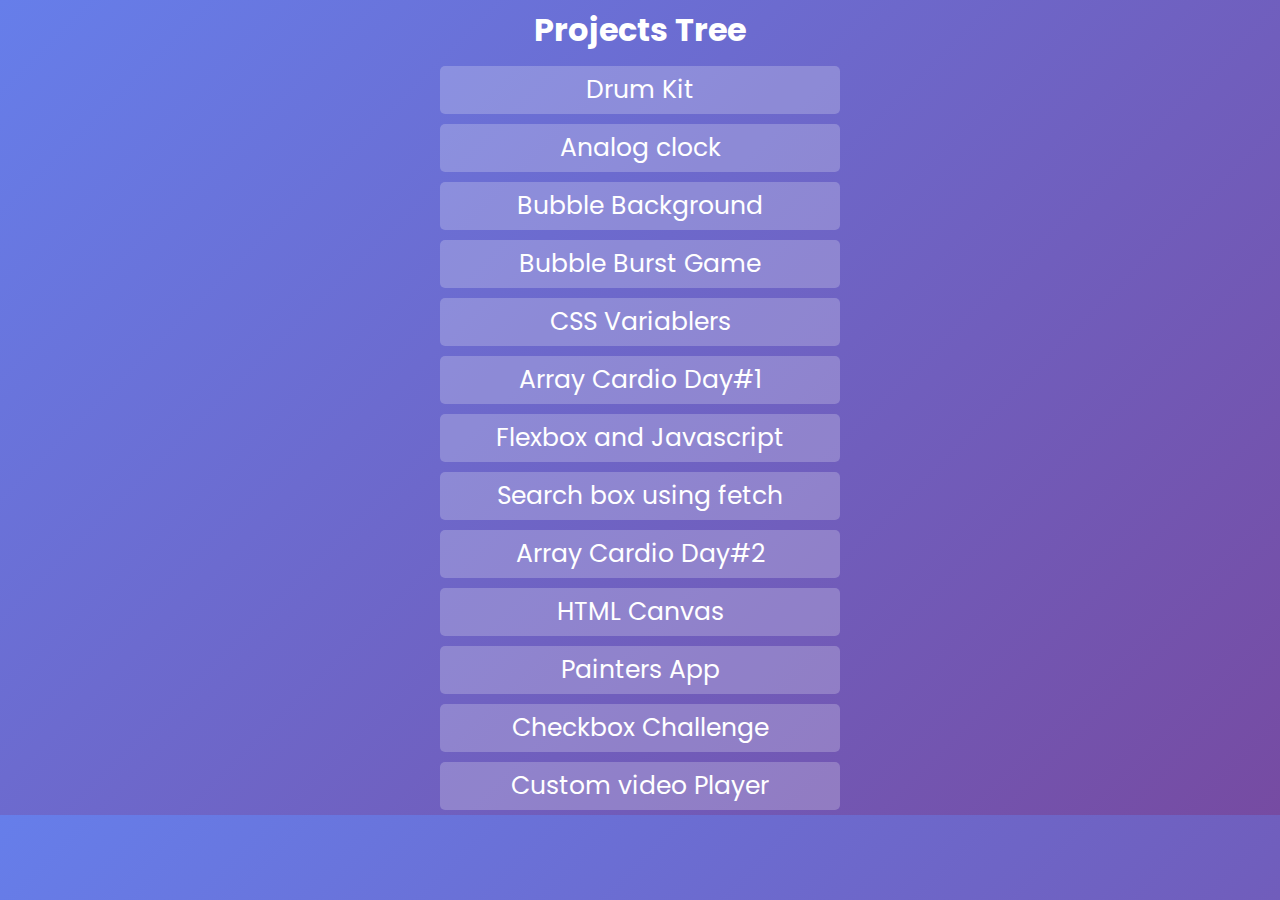
<file: index.html>
<!DOCTYPE html>
<html lang="en">
  <head>
    <meta charset="UTF-8" />
    <meta http-equiv="X-UA-Compatible" content="IE=edge" />
    <meta name="viewport" content="width=device-width, initial-scale=1.0" />
    <title>My Js projects</title>

    <!-- css -->
    <link rel="stylesheet" href="index.css" />

    <!-- favicon -->
    <link rel="shortcut icon" href="favicon.ico" type="image/x-icon" />

    <!-- poppins font -->
    <link rel="preconnect" href="https://fonts.googleapis.com" />
    <link rel="preconnect" href="https://fonts.gstatic.com" crossorigin />
    <link
      href="https://fonts.googleapis.com/css2?family=Poppins&display=swap"
      rel="stylesheet"
    />
  </head>
  <body>
    <h1>Projects Tree</h1>
    <ul>
      <a href="Drum Kit Starting Files/index.html" target="_blank"
        ><li>Drum Kit</li></a
      >
      <a href="Clock/clock.html" target="_blank"><li>Analog clock</li></a>
      <a href="Bubble background/index.html" target="_blank"
        ><li>Bubble Background</li></a
      >
      <a href="Bubble Burst Game/index.html" target="_blank"
        ><li>Bubble Burst Game</li></a
      >
      <a href="Css Variables/index.html" target="_blank"
        ><li>CSS Variablers</li></a
      >
      <a href="Array Cardio day1/index.html" target="_blank"
        ><li>Array Cardio Day#1</li></a
      >
      <a href="Flexbox and Javascript/index.html" target="_blank"
        ><li>Flexbox and Javascript</li></a
      >
      <a href="Ajax type ahead with fetch()/index.html" target="_blank"
        ><li>Search box using fetch</li></a
      >
      <a href="Array Cardio day2/index.html" target="_blank"
        ><li>Array Cardio Day#2</li></a
      >
      <a href="HTML Canvas/index.html" target="_blank"><li>HTML Canvas</li></a>
      <a href="Paint Tool/paint.html" target="_blank"><li>Painters App</li></a>
      <a href="Checkbox Challenge/index.html" target="_blank"><li>Checkbox Challenge</li></a>
      <a href="Custom Video player/index.html" target="_blank"><li>Custom video Player</li></a>
    </ul>
  </body>
</html>
</file>
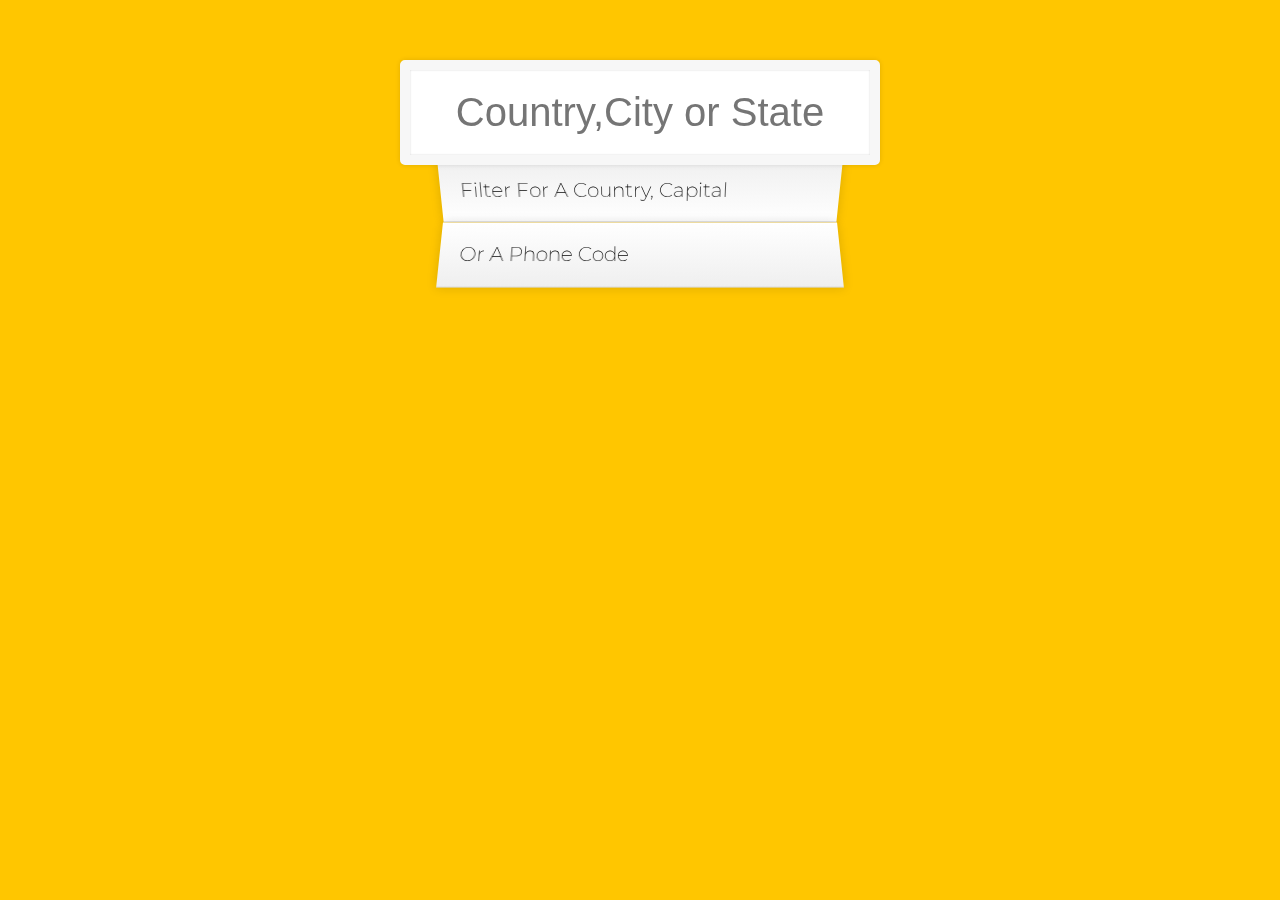
<file: Ajax type ahead with fetch()/index.html>
<!DOCTYPE html>
<html lang="en">
<head>
    <meta charset="UTF-8">
    <meta http-equiv="X-UA-Compatible" content="IE=edge">
    <meta name="viewport" content="width=device-width, initial-scale=1.0">
    <title>Ajax with fetch()</title>

    <link rel="stylesheet" href="index.css">
</head>
<body>
    <form class="search-form">
        <input type="text" class="search" placeholder="Country,City or State">
        <ul class="suggestions">
            <li>Filter for a country, capital</li>
            <li>or a phone code</li>
        </ul>
    </form>
    <script src="index.js"></script>
</body>
</html>
</file>
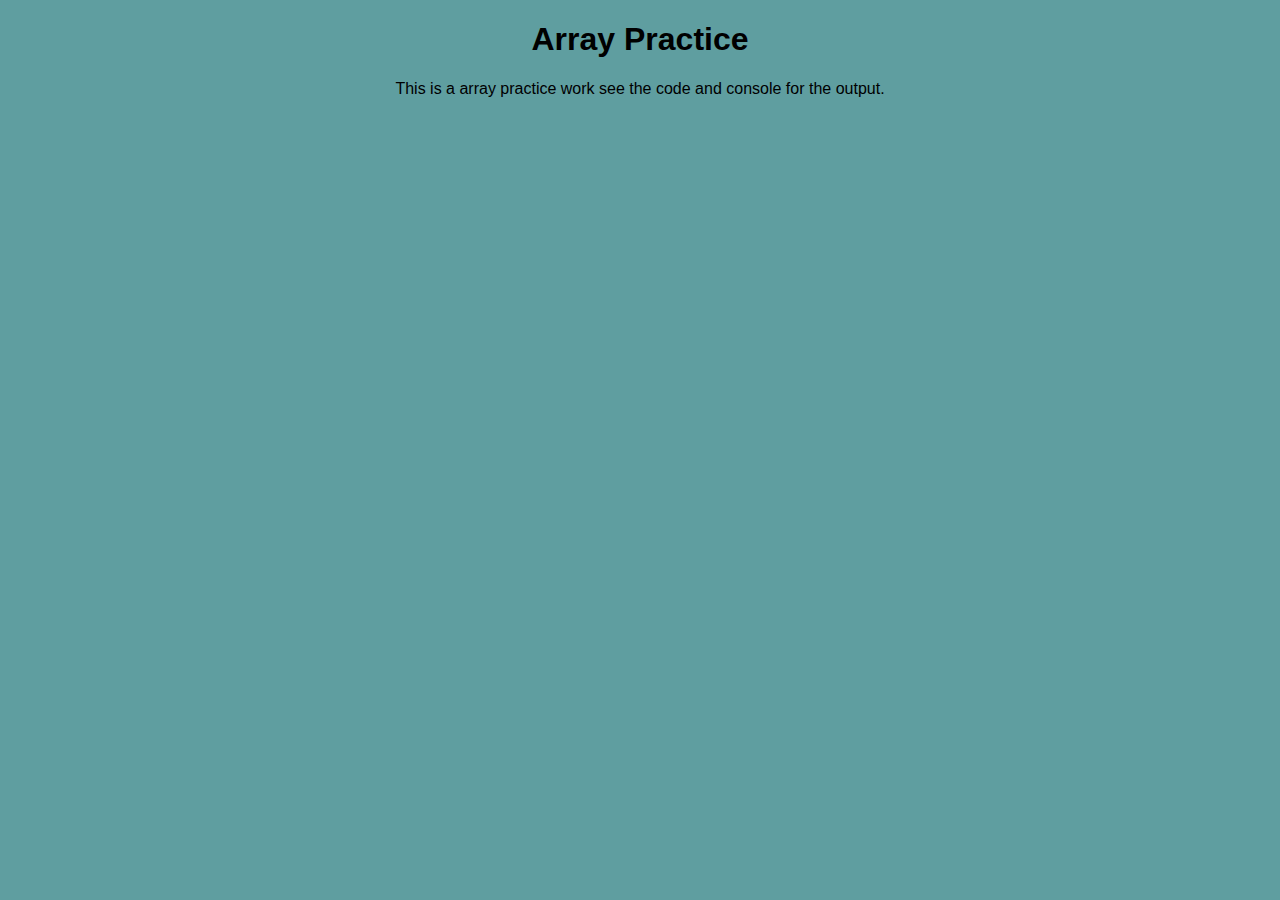
<file: Array Cardio day1/index.html>
<!DOCTYPE html>
<html lang="en">
<head>
    <meta charset="UTF-8">
    <meta http-equiv="X-UA-Compatible" content="IE=edge">
    <meta name="viewport" content="width=device-width, initial-scale=1.0">
    <title>Array cardio</title>
    <style>
        body{
            background: cadetblue;
            text-align: center;
            font-family:'Segoe UI', Tahoma, Geneva, Verdana, sans-serif;
        }
    </style>
</head>
<body>
    <h1>Array Practice</h1>
    <p>This is a array practice work see the code and console for the output.</p>
    <script src="array.js"></script>
</body>
</html>
</file>
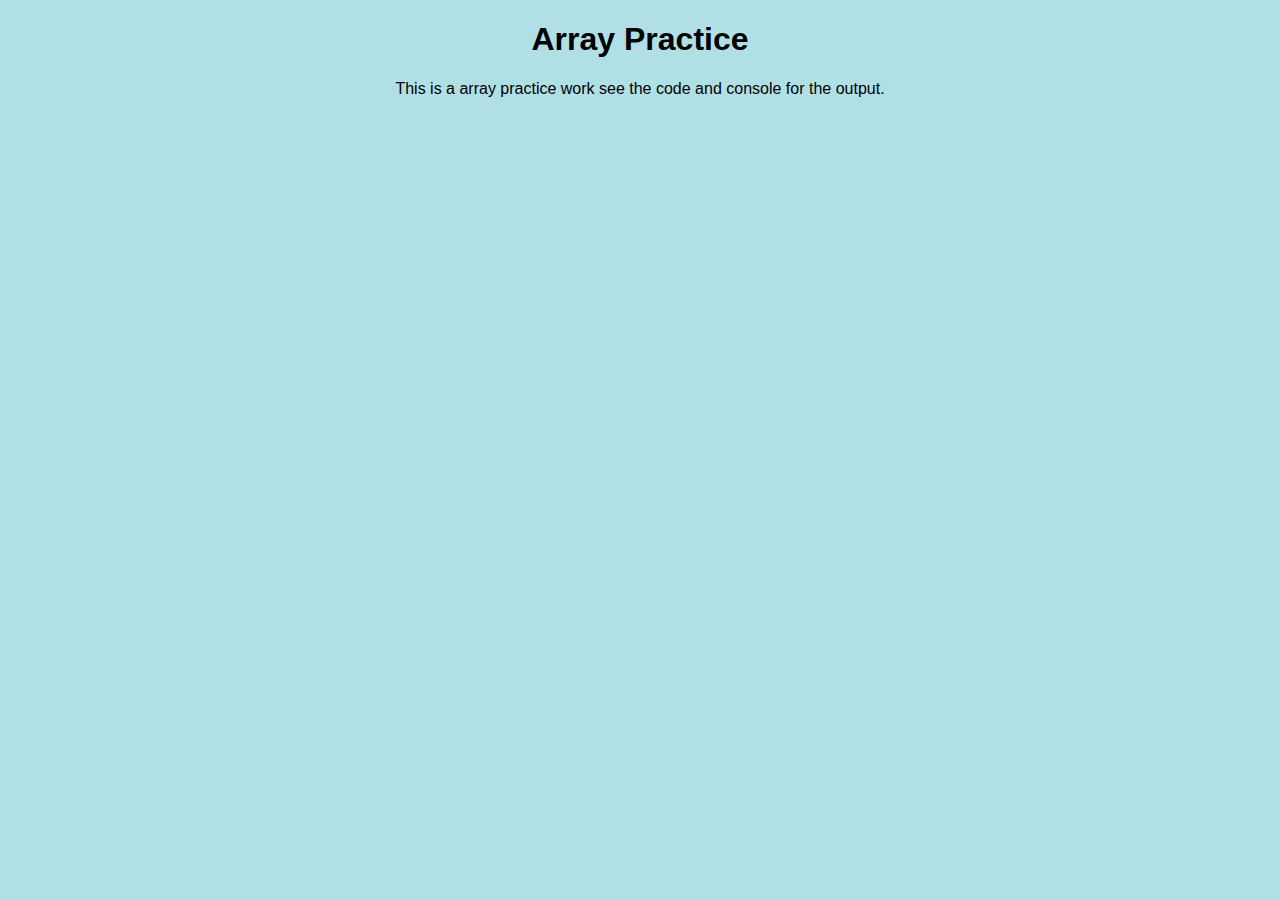
<file: Array Cardio day2/index.html>
<!DOCTYPE html>
<html lang="en">
<head>
    <meta charset="UTF-8">
    <meta http-equiv="X-UA-Compatible" content="IE=edge">
    <meta name="viewport" content="width=device-width, initial-scale=1.0">
    <title>Array cardio</title>
    <style>
        body{
            background: powderblue;
            text-align: center;
            font-family:'Segoe UI', Tahoma, Geneva, Verdana, sans-serif;
        }
    </style>
</head>
<body>
    <h1>Array Practice</h1>
    <p>This is a array practice work see the code and console for the output.</p>
    <script src="array2.js"></script>
</body>
</html>
</file>
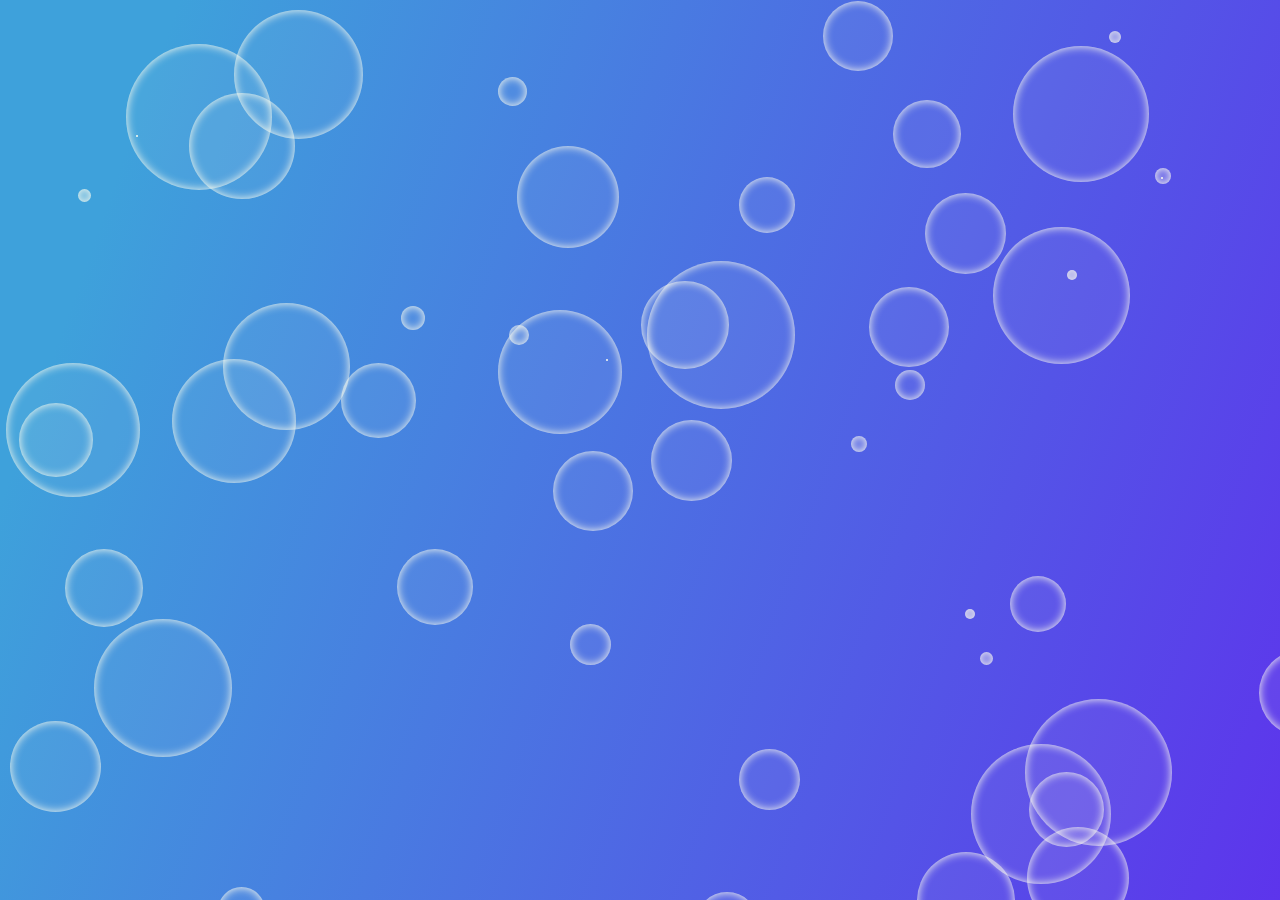
<file: Bubble background/index.html>
<!DOCTYPE html>
<html lang="en">
  <head>
    <meta charset="UTF-8" />
    <meta http-equiv="X-UA-Compatible" content="IE=edge" />
    <meta name="viewport" content="width=device-width, initial-scale=1.0" />
    <title>Floating Bubbles</title>

    <!-- css -->
    <link rel="stylesheet" href="index.css" />
  </head>
  <body>
    <div class="main">
      <div class="bubContainer">
        <div class="bub" id="bub1"></div>
        <div class="bub" id="bub2"></div>
        <div class="bub" id="bub3"></div>
        <div class="bub" id="bub4"></div>
        <div class="bub" id="bub5"></div>
        <div class="bub" id="bub6"></div>
        <div class="bub" id="bub7"></div>
        <div class="bub" id="bub8"></div>
        <div class="bub" id="bub9"></div>
        <div class="bub" id="bub10"></div>
        <div class="bub" id="bub11"></div>
        <div class="bub" id="bub12"></div>
        <div class="bub" id="bub13"></div>
        <div class="bub" id="bub14"></div>
        <div class="bub" id="bub15"></div>
        <div class="bub" id="bub16"></div>
        <div class="bub" id="bub17"></div>
        <div class="bub" id="bub18"></div>
        <div class="bub" id="bub19"></div>
        <div class="bub" id="bub20"></div>
        <div class="bub" id="bub21"></div>
        <div class="bub" id="bub22"></div>
        <div class="bub" id="bub23"></div>
        <div class="bub" id="bub24"></div>
        <div class="bub" id="bub25"></div>
      </div>
      <div class="bubContainer2">
        <div class="bub" id="secBub1"></div>
        <div class="bub" id="secBub2"></div>
        <div class="bub" id="secBub3"></div>
        <div class="bub" id="secBub4"></div>
        <div class="bub" id="secBub5"></div>
        <div class="bub" id="secBub6"></div>
        <div class="bub" id="secBub7"></div>
        <div class="bub" id="secBub8"></div>
        <div class="bub" id="secBub9"></div>
        <div class="bub" id="secBub10"></div>
        <div class="bub" id="secBub11"></div>
        <div class="bub" id="secBub12"></div>
        <div class="bub" id="secBub13"></div>
        <div class="bub" id="secBub14"></div>
        <div class="bub" id="secBub15"></div>
        <div class="bub" id="secBub16"></div>
        <div class="bub" id="secBub17"></div>
        <div class="bub" id="secBub18"></div>
        <div class="bub" id="secBub19"></div>
        <div class="bub" id="secBub20"></div>
        <div class="bub" id="secBub21"></div>
        <div class="bub" id="secBub22"></div>
        <div class="bub" id="secBub23"></div>
        <div class="bub" id="secBub24"></div>
        <div class="bub" id="secBub25"></div>
      </div>
    </div>
    <!-- javascript -->
    <script src="index.js"></script>
  </body>
</html>
</file>
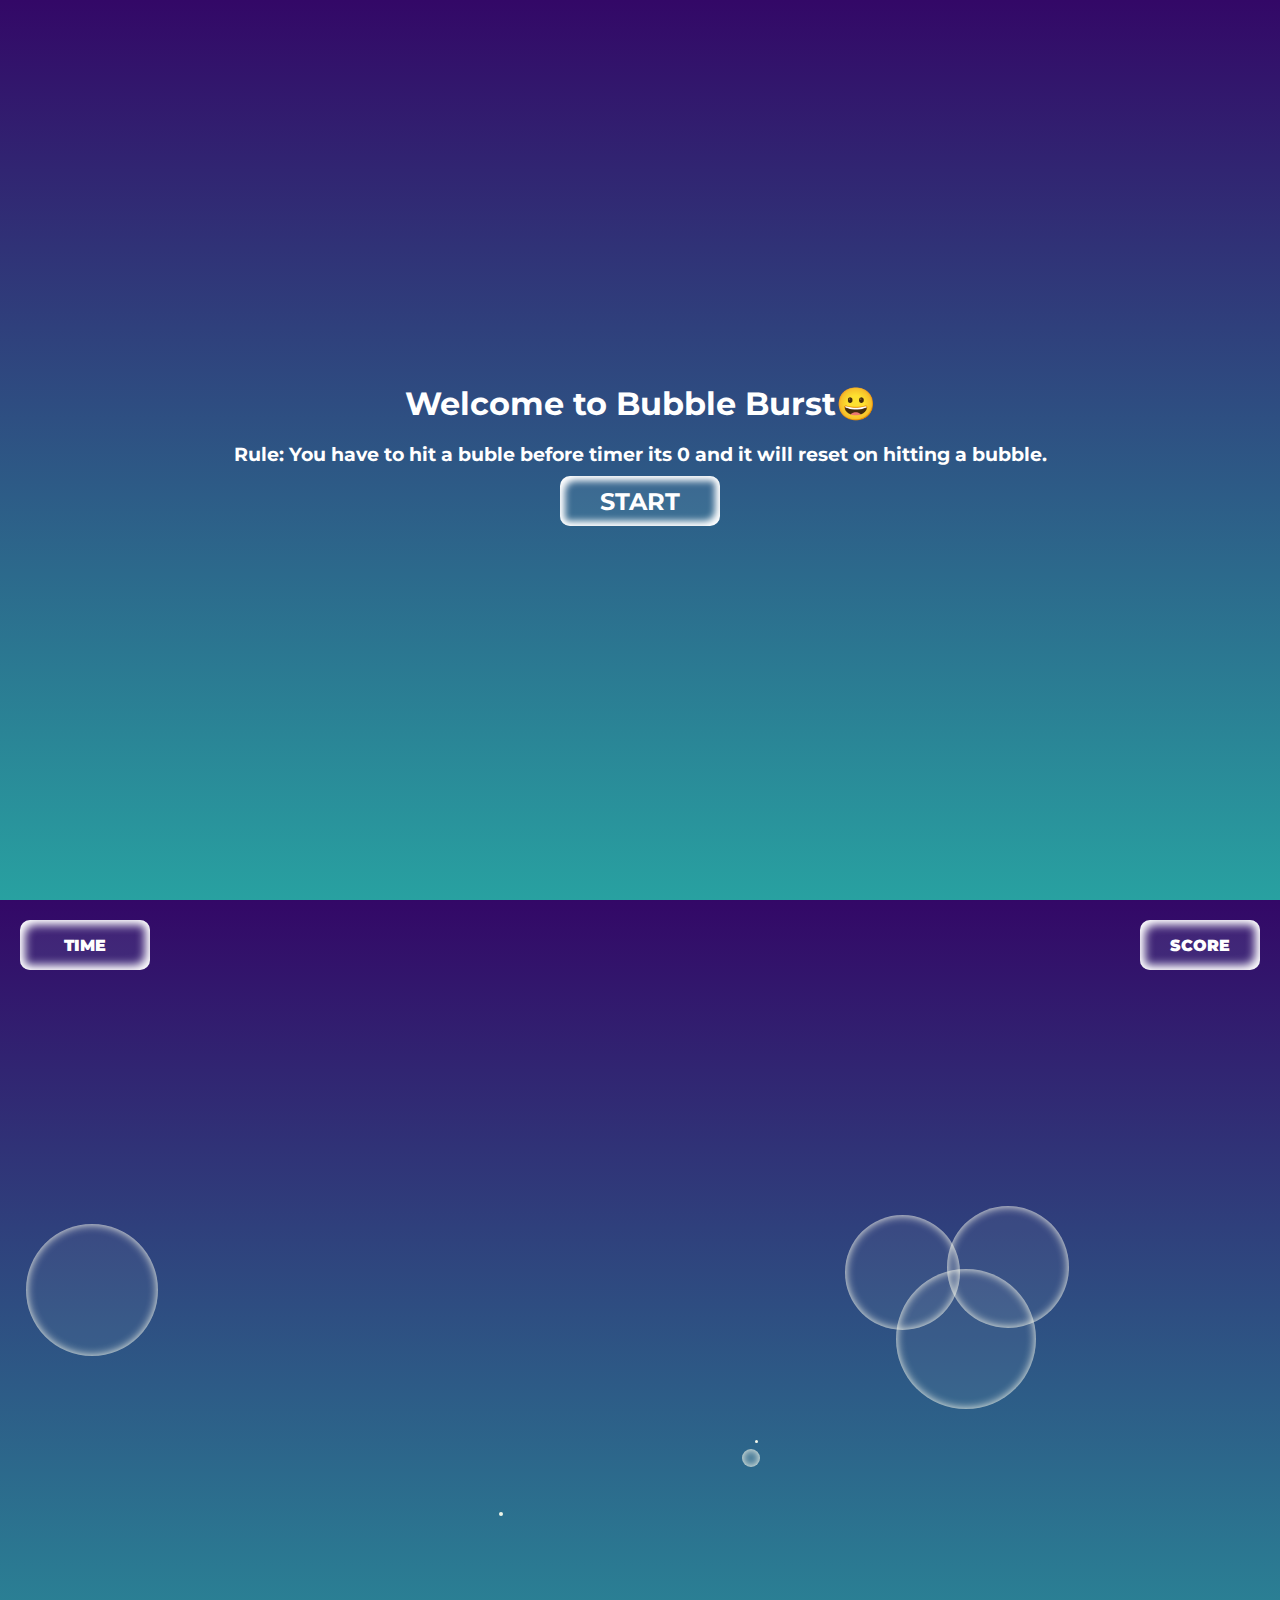
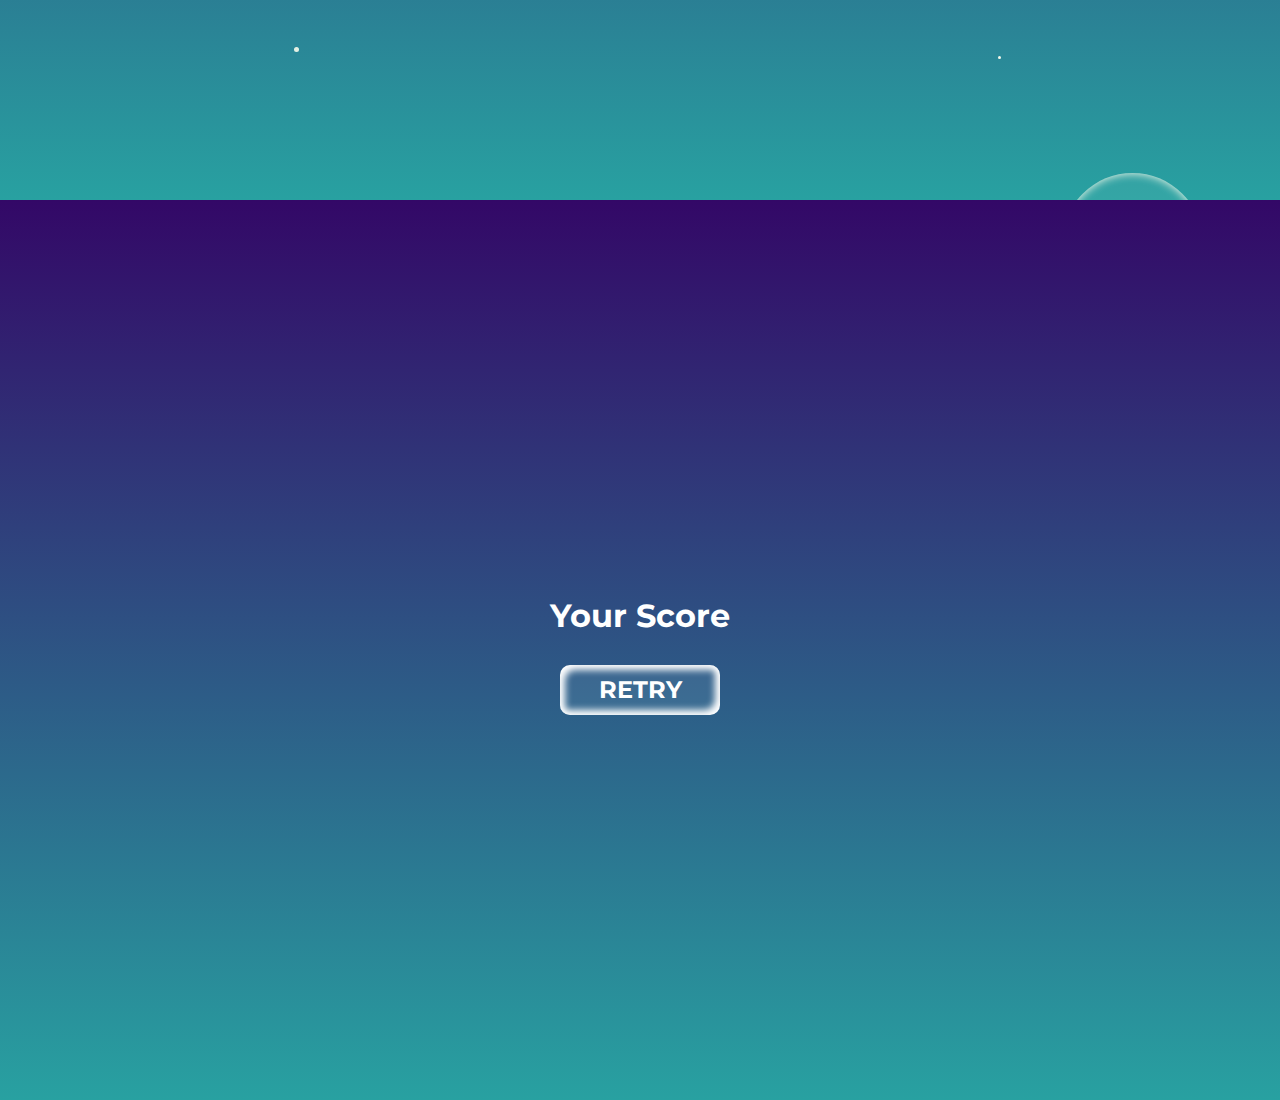
<file: Bubble Burst Game/index.html>
<!DOCTYPE html>
<html lang="en">
<head>
    <meta charset="UTF-8">
    <meta http-equiv="X-UA-Compatible" content="IE=edge">
    <meta name="viewport" content="width=device-width, initial-scale=1.0">
    <title>Bubble Burst</title>

    <!-- favicon -->
    <link rel="icon" href="favicon.ico">

    <!-- Montserrat font -->
    <link rel="preconnect" href="https://fonts.googleapis.com">
    <link rel="preconnect" href="https://fonts.gstatic.com" crossorigin>
    <link href="https://fonts.googleapis.com/css2?family=Montserrat&display=swap" rel="stylesheet">

    <!-- css -->
    <link rel="stylesheet" href="index.css">
</head>
<body>
    <!-- start page -->
    <div id="start">
        <h1>Welcome to Bubble Burst😀</h1>
        <h3>Rule: You have to hit a buble before timer its 0 and it will reset on hitting a bubble.</h3>
        <button id="startButton" onclick="start()">START</button>
    </div>

    <!-- main page -->
    <div id="main">
        <div id="time">TIME</div>
        <div class="bubContainer">
            <div class="bub" id="bub1"></div>
            <div class="bub" id="bub2"></div>
            <div class="bub" id="bub3"></div>
            <div class="bub" id="bub4"></div>
            <div class="bub" id="bub5"></div>
            <div class="bub" id="bub6"></div>
            <div class="bub" id="bub7"></div>
            <div class="bub" id="bub8"></div>
            <div class="bub" id="bub9"></div>
            <div class="bub" id="bub10"></div>
        </div>
        <div id="score">SCORE</div>
    </div>

    <!-- end page -->
    <div id="end">
        <h1>Your Score </h1>
        <div id="finalScore"></div>
        <button id="retryButton" onclick="refresh()">RETRY</button>
    </div>

    <audio id="music" autoplay loop>
        <source src="Background.mp3" type="audio/mp3"/>
    </audio>

    <!-- javascript -->
    <script src="time.js"></script>
    <script src="index.js"></script>
</body>
</html>
</file>
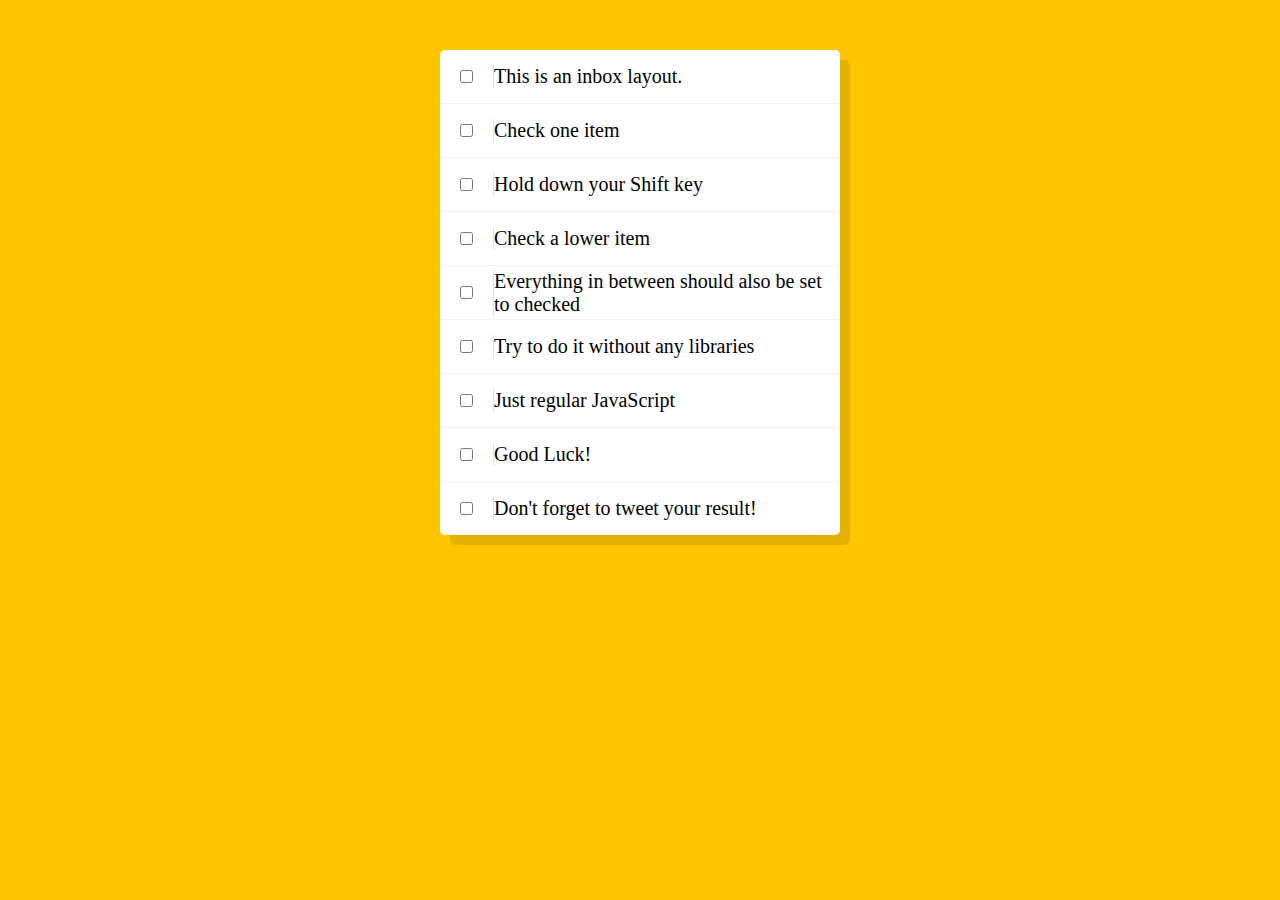
<file: Checkbox Challenge/index.html>
<!DOCTYPE html>
<html lang="en">
<head>
    <meta charset="UTF-8">
    <meta http-equiv="X-UA-Compatible" content="IE=edge">
    <meta name="viewport" content="width=device-width, initial-scale=1.0">
    <title>Checkbox Challenge</title>
    
    <style>

        html {
          font-family:'Segoe UI', Tahoma, Geneva, Verdana, sans-serif;
          background: #ffc600;
        }
    
        .inbox {
          max-width: 400px;
          margin: 50px auto;
          background: white;
          border-radius: 5px;
          box-shadow: 10px 10px 0 rgba(0,0,0,0.1);
        }
    
        .item {
          display: flex;
          align-items: center;
          border-bottom: 1px solid #F1F1F1;
        }
    
        .item:last-child {
          border-bottom: 0;
        }
    
        input:checked + p {
          background: #F9F9F9;
          text-decoration: line-through;
        }
    
        input[type="checkbox"] {
          margin: 20px;
        }
    
        p {
          margin: 0;
          padding: 0px;
          transition: background 0.2s;
          flex: 1;
          font-family:'helvetica neue';
          font-size: 20px;
          font-weight: 200;
          border-left: 1px solid hsl(218, 100%, 91%);
        }
      </style>
</head>
<body>
       <!--
       The following is a common layout you would see in an email client.
       When a user clicks a checkbox, holds Shift, and then clicks another checkbox a few rows down, all the checkboxes inbetween those two checkboxes should be checked.
      -->
      <div class="inbox">
        <div class="item">
          <input type="checkbox">
          <p>This is an inbox layout.</p>
        </div>
        <div class="item">
          <input type="checkbox">
          <p>Check one item</p>
        </div>
        <div class="item">
          <input type="checkbox">
          <p>Hold down your Shift key</p>
        </div>
        <div class="item">
          <input type="checkbox">
          <p>Check a lower item</p>
        </div>
        <div class="item">
          <input type="checkbox">
          <p>Everything in between should also be set to checked</p>
        </div>
        <div class="item">
          <input type="checkbox">
          <p>Try to do it without any libraries</p>
        </div>
        <div class="item">
          <input type="checkbox">
          <p>Just regular JavaScript</p>
        </div>
        <div class="item">
          <input type="checkbox">
          <p>Good Luck!</p>
        </div>
        <div class="item">
          <input type="checkbox">
          <p>Don't forget to tweet your result!</p>
        </div>
      </div>

      <script src="script.js"></script>
</body>
</html>
</file>
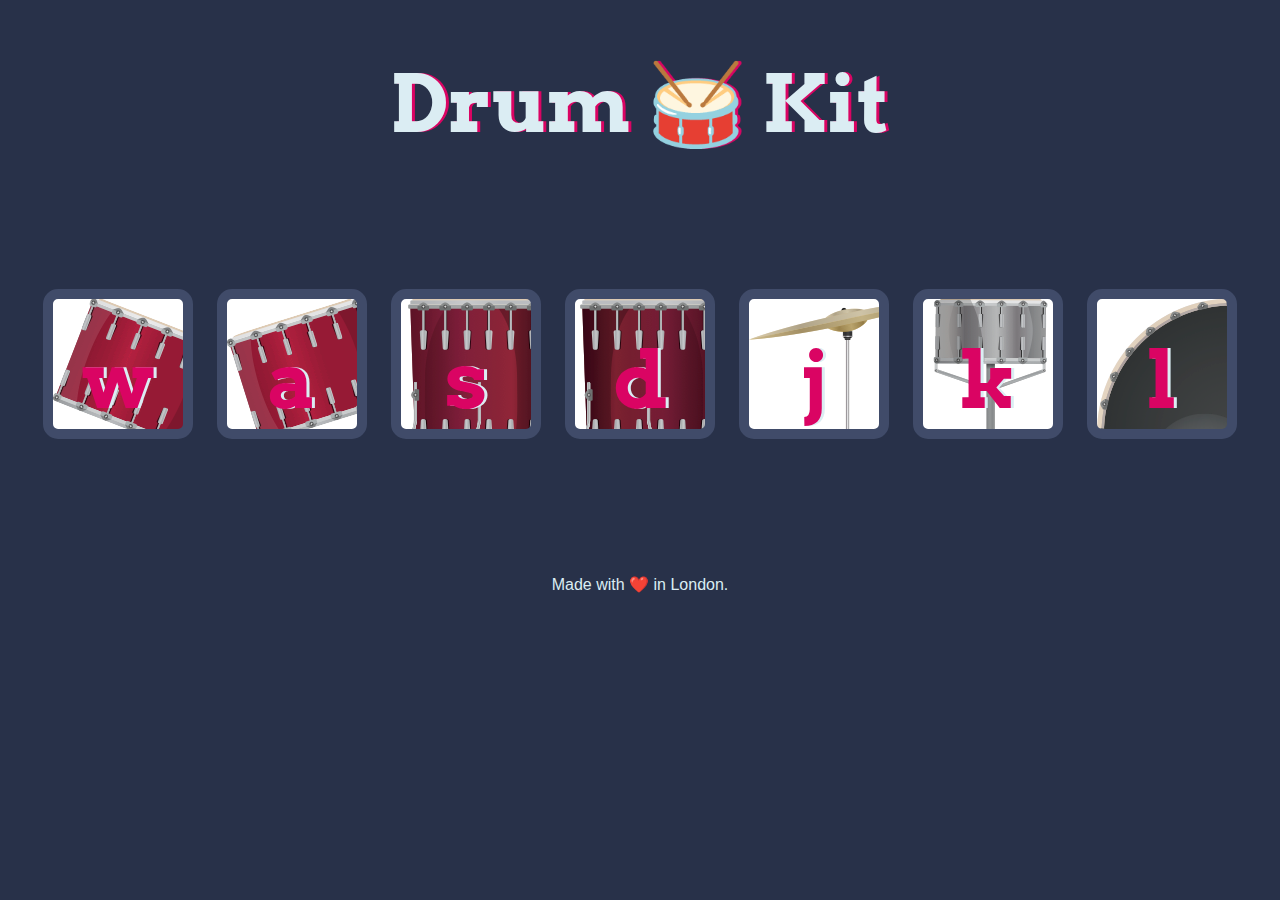
<file: Drum Kit Starting Files/index.html>
<!DOCTYPE html>
<html lang="en" dir="ltr">

<head>
  <meta charset="utf-8">
  <title>Drum Kit</title>
  <link rel="stylesheet" href="styles.css">
  <link href="https://fonts.googleapis.com/css?family=Arvo" rel="stylesheet">
</head>
 
<body>

  <h1 id="title">Drum 🥁 Kit</h1>
  <div class="set">
    <button class="w drum">w</button>
    <button class="a drum">a</button>
    <button class="s drum">s</button>
    <button class="d drum">d</button>
    <button class="j drum">j</button>
    <button class="k drum">k</button>
    <button class="l drum">l</button>
  </div>


  <footer>
    Made with ❤️ in London.
  </footer>

  <script src="index.js" charset="utf-8"></script>

</body>

</html>
</file>
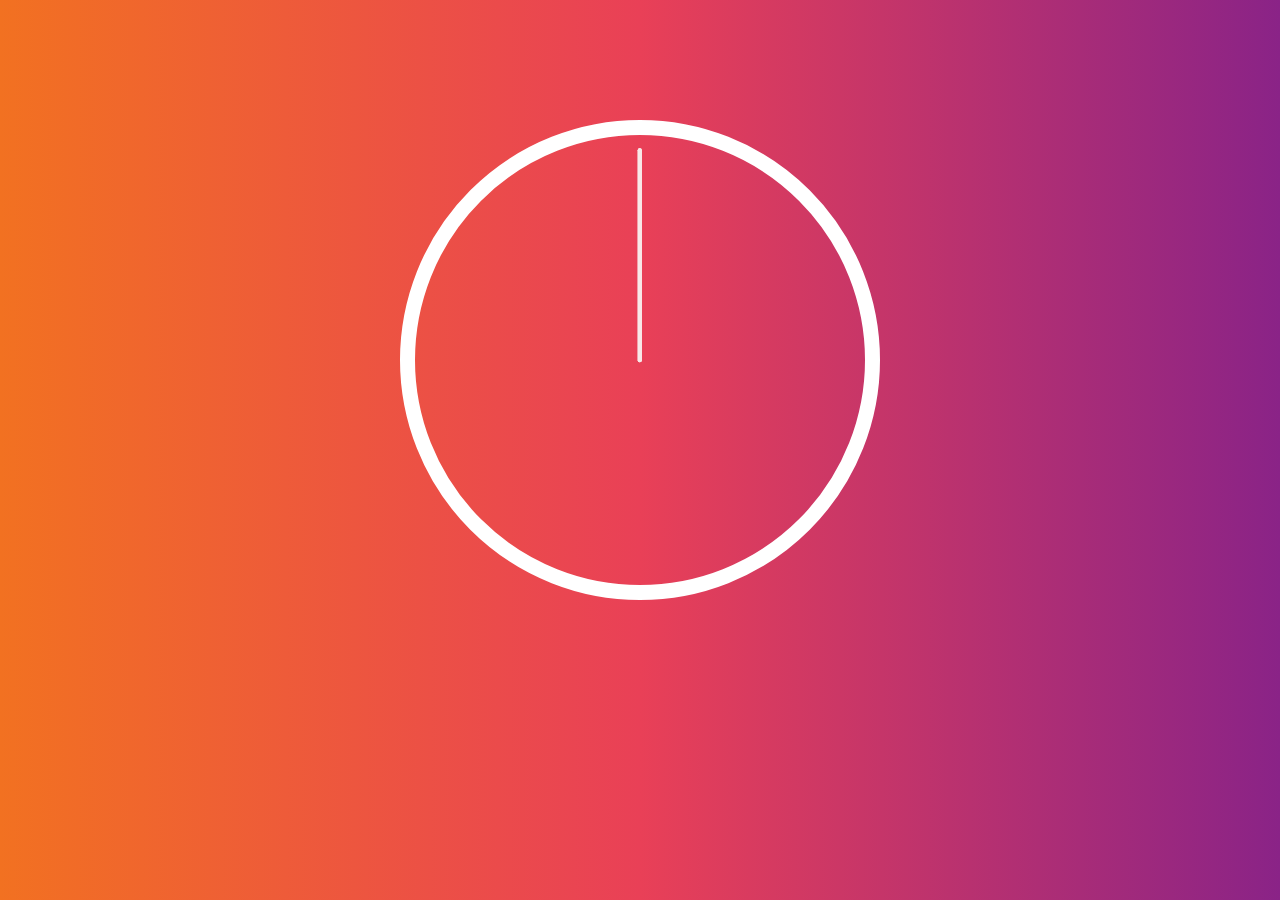
<file: Clock/clock.html>
<!DOCTYPE html>
<html lang="en">
<head>
    <meta charset="UTF-8">
    <meta http-equiv="X-UA-Compatible" content="IE=edge">
    <meta name="viewport" content="width=device-width, initial-scale=1.0">
    <title>Analog - Clock</title>
    <link rel="shortcut icon" href="favicon.ico" type="image/x-icon">
    <style>
        body{
            background: #8A2387;  /* fallback for old browsers */
            background: linear-gradient(to right, #F27121, #E94057, #8A2387); /* W3C, IE 10+/ Edge, Firefox 16+, Chrome 26+, Opera 12+, Safari 7+ */
            font-family:Verdana, Geneva, Tahoma, sans-serif;
            font-size: 10px;
            position:relative;
        }
        .clock{
            width:50vh;
            height:50vh;
            margin:auto;
            margin-top: 120px;
            background-color: transparent;
            border: 15px solid white;
            border-radius: 50%;
            overflow: hidden;
            display: flex;
            justify-content: center;
            align-items: center;
        }
        .clock-face{
            width:95%;
            height:95%;
            border-radius: 50%;
            position: relative;
        }
        .hand{
            width: 50%;
            height:4px;
            background-color: rgb(248, 232, 232);
            border-radius: 10px;
            position: absolute;
            top:50%;
            transform-origin: 100%;
            transform: rotate(90deg);
            transition: cubic-bezier(0.3, 1.82, 0.32, 1.24);
        }
    </style>
</head>
<body>
    <div class="clock">
        <div class="clock-face">
            <div class="hand hour-hand"></div>
            <div class="hand min-hand"></div>
            <div class="hand sec-hand"></div>
        </div>
    </div>

    <script type="text/javascript">
    const secondHand= document.querySelector('.sec-hand');
    const minsHand= document.querySelector('.min-hand');
    const hourHand= document.querySelector('.hour-hand');
        function setDate(){
            const now = new Date();

            const seconds = now.getSeconds();
            const secondsDegrees = ((seconds/60) *360)+90;
            secondHand.style.transform='rotate('+secondsDegrees+'deg)';
            
            const minutes = now.getMinutes();
            const minsDegrees = ((minutes/60) *360)+90;
            minsHand.style.transform='rotate('+minsDegrees+'deg)';
            
            const hour = now.getHours();
            const hoursDegrees = ((hour/12) *360)+90;
            hourHand.style.transform='rotate('+hoursDegrees+'deg)';
        }
        setInterval(setDate, 1000 );
    </script>
</body>
</html>
</file>
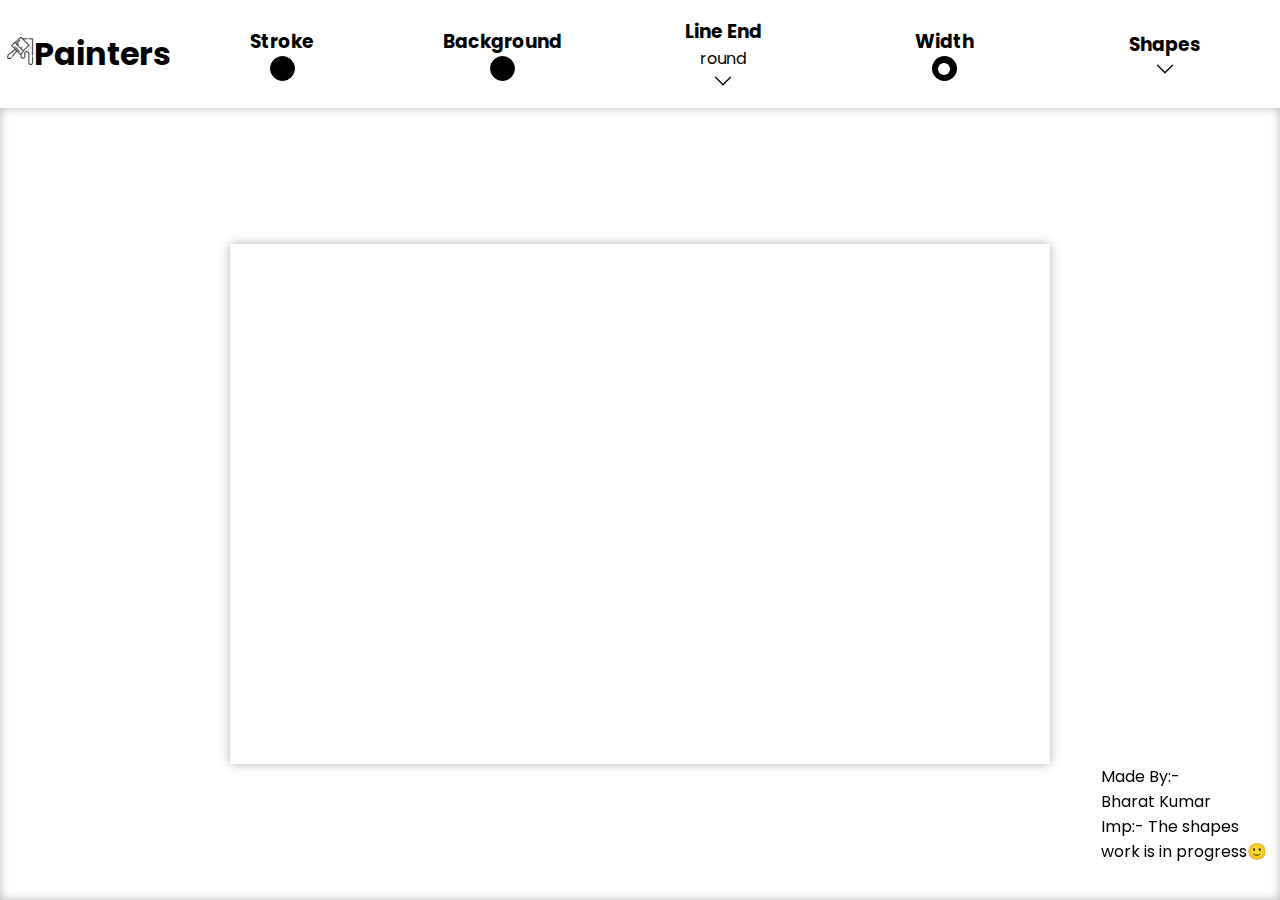
<file: Paint Tool/paint.html>
<!DOCTYPE html>
<html lang="en">
<head>
    <meta charset="UTF-8">
    <meta http-equiv="X-UA-Compatible" content="IE=edge">
    <meta name="viewport" content="width=device-width, initial-scale=1.0">
    <title>Painters</title>

    <link rel="stylesheet" href="style.css">
    <link rel="icon" href="favicon-32x32.png">
</head>
<body>
    <nav>
        <h1><img src="paint.png" alt="paint image" width="28" height="28">Painters</h1>
        <ul>
            <li><h3>Stroke</h3><div class="colorpicker" id="stroke"></div></li>
            <li><h3>Background</h3><div class="colorpicker" id="background"></div></li>
            <li><h3>Line End</h3><span>round</span><svg xmlns="http://www.w3.org/2000/svg" id="endDrop" width="20" height="20" fill="currentColor" class="bi bi-chevron-down" viewBox="0 0 16 16"><path fill-rule="evenodd" d="M1.646 4.646a.5.5 0 0 1 .708 0L8 10.293l5.646-5.647a.5.5 0 0 1 .708.708l-6 6a.5.5 0 0 1-.708 0l-6-6a.5.5 0 0 1 0-.708z"/></svg></li>
            <li><h3>Width</h3><div class="width"><div id="width"></div></div></li>
            <li><h3>Shapes</h3><svg xmlns="http://www.w3.org/2000/svg" id="shapeDrop" width="20" height="20" fill="currentColor" class="bi bi-chevron-down" viewBox="0 0 16 16"><path fill-rule="evenodd" d="M1.646 4.646a.5.5 0 0 1 .708 0L8 10.293l5.646-5.647a.5.5 0 0 1 .708.708l-6 6a.5.5 0 0 1-.708 0l-6-6a.5.5 0 0 1 0-.708z"/></svg></li>
        </ul>
    </nav>
    <div class="canvasContainer">
        <canvas id="canvas"></canvas>
    </div>
    <div class="strokeColor">
        <div class="red color" ></div>
        <div class="yellow color" ></div>
        <div class="blue color" ></div>
        <div class="pink color" ></div>
        <div class="black color" ></div>
    </div>
    <div class="bgColor">
        <div class="red color"></div>
        <div class="yellow  color"></div>
        <div class="blue color"></div>
        <div class="pink color"></div>
        <div class="white color"></div>
    </div>
    <div class="strokeEnd">
        <ul>
            <li class="endListItem">round</li>
            <li class="endListItem">square</li>
            <li class="endListItem">butt</li>
        </ul>
    </div>
    <div class="strokeWidth">
        <input type="range" id="widthSelector" min="1" max="25" value="10" data-sizing="px">
    </div>

    <div class="shapesContainer">
        <div id="square"></div>
        <div id="circle"></div>
    </div>
    <div class="message">
        Made By:- <br> Bharat Kumar <br>
        Imp:- The shapes work is in progress🙂
    </div>

    <!-- scripts -->
    <script src="canvas.js"></script>
    <script src="working.js"></script>
</body>
</html>
</file>
<file: index.css>
*{
    font-family: 'Poppins', sans-serif;
    margin:0;
    padding:0;
    box-sizing: border-box;
}
body{
    background-image: linear-gradient(135deg, #667eea 0%, #764ba2 100%);
    color:#fff;
    display: flex;
    justify-content: center;
    align-items: center;
    flex-direction: column;
    width:100%;
}
h1{
    margin: 0.5vw 0vw;
}
ul{ 
    width: 400px;
    border-radius: 10px;
    height: auto;
    list-style-type: none;
    text-align: center;
    display: flex;
    justify-content: space-around;
    flex-direction: column;
}
li{
    width:100%;
    background-color: #fcfcfc3b;
    font-size: 25px;
    border-radius: 5px;
    margin:5px 0px;
    padding: 5px;
    
}
a{
    color:#fff;
    text-decoration: none;
}
li:hover{
    color:#fff;
    background-color: #fcfcfc5b;
    transition:all 0.5s cubic-bezier(0.215, 0.610, 0.355, 1);
    transform: scale(1.1);
}
@media (max-width: 576px) { 
    ul{
        width:90%;
    }
 }

/* @media (max-width: 768px) {
    ul{
        width:40vw;
    }
  }

@media (max-width: 992px) {  
    ul{
        width:40vw;
    }
} */

/* @media (max-width: 1200px) { 
    ul{
        width:40vw;
    }
 }

@media (max-width: 1400px) { 
    ul{
        width:40vw;
    }
 } */
</file>
<file: Ajax type ahead with fetch()/index.css>
@import url('https://fonts.googleapis.com/css2?family=Montserrat&display=swap');
html {
    box-sizing: border-box;
    background: #ffc600;
    font-family: 'Montserrat', sans-serif;
    font-size: 20px;
    font-weight: 200;
}

*, *:before, *:after {
    box-sizing: inherit;
}

input {
    width: 100%;
    padding: 20px;
}

.search-form {
    max-width: 400px;
    margin: 50px auto;
}

input.search {
    margin: 0;
    text-align: center;
    outline: 0;
    border: 10px solid #F7F7F7;
    width: 120%;
    left: -10%;
    position: relative;
    top: 10px;
    z-index: 2;
    border-radius: 5px;
    font-size: 40px;
    box-shadow: 0 0 5px rgba(0, 0, 0, 0.12), inset 0 0 2px rgba(0, 0, 0, 0.19);
}

.suggestions {
    margin: 0;
    padding: 0;
    position: relative;
    /*perspective: 20px;*/
}

.suggestions li {
    background: white;
    list-style: none;
    border-bottom: 1px solid #D8D8D8;
    box-shadow: 0 0 10px rgba(0, 0, 0, 0.14);
    margin: 0;
    padding: 20px;
    transition: background 0.2s;
    display: flex;
    justify-content: space-between;
    text-transform: capitalize;
}

.suggestions li:nth-child(even) {
    transform: perspective(100px) rotateX(3deg) translateY(2px) scale(1.001);
    background: linear-gradient(to bottom,  #ffffff 0%,#EFEFEF 100%);
}

.suggestions li:nth-child(odd) {
    background: linear-gradient(to top,  #ffffff 0%,#EFEFEF 100%);
    transform: perspective(100px) rotateX(-3deg) translateY(3px);
}

span.population {
    font-size: 15px;
}

.hl {
    background: #ffc600;
}
</file>
<file: Bubble background/index.css>
*{
    margin:0;
    padding: 0;
    box-sizing: border-box;
}
body{
    background-image: linear-gradient( 109.6deg,  rgba(62,161,219,1) 11.2%, rgba(93,52,236,1) 100.2% );
}
.main{
    width: 100vw;
    height: 100vh;   
    overflow: hidden;
    position: relative;
}
.bubContainer{
    width: 100vw;
    height: 100vh; 
    position: absolute;
    animation: moveUp 12s linear infinite;
    animation-fill-mode: both;
}
.bubContainer2{
    width: 100vw;
    height: 100vh; 
    position: absolute;
    animation: moveUp2 24s linear infinite;
    animation-fill-mode: both;
}
.bub{
    width: 100px;
    height: 100px;
    border-radius: 50%;
    background-color:rgba(255, 255, 255, 0.055) ;
    box-shadow:inset 0 0 10px #fff;
    position: absolute;
    filter: brightness(500);
    filter: sepia(50);
}
@keyframes moveUp {
    from{
        transform:translateY(100vh);
    }
    to{
        transform:translateY(-100vh);
    }
}
@keyframes moveUp2 {
    from{
        transform:translateY(100vh);
    }
    to{
        transform:translateY(-200vh);
    }
}
</file>
<file: Bubble Burst Game/index.css>
*{
    margin:0;
    padding: 0;
    box-sizing: border-box;
    font-family: 'Montserrat', sans-serif;
}
body{
    background-image: linear-gradient(to top, #28a1a1 0%, #330867 100%);
    width: 100vw;
    height: 100vh;   
    overflow: hidden;
    position: relative;
}

/* start section css */
#start{
    width: 100vw;
    height: 100vh;   
    display: flex;
    flex-direction: column;
    justify-content: center;
    align-items: center;
    color: #fff;
    overflow: hidden;
    position: relative;
    padding:10px;
    text-align: center;
}
#startButton{
    width:160px;
    height: 50px;
    background-color: rgba(195, 243, 245, 0.103);
    box-shadow:inset 5px 5px 7px #fff, inset -5px -5px 7px #fff;
    border-radius: 10px;
    margin:10px;
    border:none;
    color: #fff;
    font-size: x-large;
    font-weight: bold;
}
/* start section css end*/

/* main section css start */
#main{
    width: 100vw;
    height: 100vh;   
    overflow: hidden;
    position: relative;
}
.bubContainer{
    width: 100vw;
    height: 100vh; 
    position: absolute;
    animation: moveUp 10s linear infinite;
    animation-fill-mode: both;
}
.bub{
    width: 100px;
    height: 100px;
    border-radius: 50%;
    background-color:rgba(255, 255, 255, 0.055) ;
    box-shadow:inset 0 0 10px #fff;
    position: absolute;
    filter: brightness(500);
    filter: sepia(50);
}
@keyframes moveUp {
    from{
        transform:translateY(100vh);
    }
    to{
        transform:translateY(-100vh);
    }
}

#time{
    width:130px;
    height: 50px;
    background-color: rgba(195, 243, 245, 0.103);
    box-shadow:inset 5px 5px 10px #fff, inset -5px -5px 10px #fff;
    position:absolute;
    top:20px;
    left:20px;
    border-radius: 10px;
    display: flex;
    align-items: center;
    justify-content: center;
    color: #fff;
    font-weight: 900;
}

#score{
    width:120px;
    height: 50px;
    background-color: rgba(195, 243, 245, 0.103);
    box-shadow:inset 5px 5px 10px #fff, inset -5px -5px 10px #fff;
    position:absolute;
    top:20px;
    right:20px;
    border-radius: 10px;
    display: flex;
    align-items: center;
    justify-content: center;
    color: #fff;
    font-weight: 900;
}
/* main section css end */

#end{
    width: 100vw;
    height: 100vh;   
    position: relative;
    display: flex;
    align-items: center;
    justify-content: center;
    flex-direction: column;
}
h1{
    color: #fff;
    margin: 20px;
}
#finalScore{
    font-size: xx-large;
    color:#fff;
}

#retryButton{
    width:160px;
    height: 50px;
    background-color: rgba(195, 243, 245, 0.103);
    box-shadow:inset 5px 5px 7px #fff, inset -5px -5px 7px #fff;
    border-radius: 10px;
    margin:10px;
    border:none;
    color: #fff;
    font-size: x-large;
    font-weight: bold;
}
#music{
    display: none;
}
</file>
<file: Drum Kit Starting Files/styles.css>
body {
  text-align: center;
  background-color: #283149;
}

h1 {
  font-size: 5rem;
  color: #DBEDF3;
  font-family: "Arvo", cursive;
  text-shadow: 3px 0 #DA0463;

} 

footer {
  color: #DBEDF3;
  font-family: sans-serif;
}

.w {
  background-image: url("images/tom1.png");
}

.a {
  background-image: url("images/tom2.png");
}

.s {
  background-image: url("images/tom3.png");
}

.d {
  background-image: url("images/tom4.png");
}

.j {
  background-image: url("images/crash.png");
}

.k {
  background-image: url("images/snare.png");
}

.l {
  background-image: url("images/kick.png");
}

.set {
  margin: 10% auto;
}

.game-over {
  background-color: red;
  opacity: 0.8;
}

.pressed {
  box-shadow: 0 3px 4px 0 #DBEDF3;
  opacity: 0.5;
}

.red {
  color: red;
}

.drum {
  outline: none;
  border: 10px solid #404B69;
  font-size: 5rem;
  font-family: 'Arvo', cursive;
  line-height: 2;
  font-weight: 900;
  color: #DA0463;
  text-shadow: 3px 0 #DBEDF3;
  border-radius: 15px;
  display: inline-block;
  width: 150px;
  height: 150px;
  text-align: center;
  margin: 10px;
  background-color: white;
}
</file>
<file: Paint Tool/style.css>
@import url('https://fonts.googleapis.com/css2?family=Poppins&display=swap');
*,*:after,*:before{
    margin: 0;
    padding: 0;
    box-sizing: border-box;
    font-family: 'Poppins', sans-serif;
    color: black;
}
nav{
    display:flex;
    flex-direction: row;
    padding: 5px;
    height: 12vh;
    background: #fff;
    align-items: center;
}
h1{
    width: 15vw;
    text-align: center;
}
ul{
    display: flex;
    flex-direction: row;
    width: 100%;
    list-style-type: none;
    align-items: center;
    justify-content: space-around;
}
ul li{
    display: flex;
    width: 100%;
    flex-direction: column;
    align-items: center;
    justify-content: center;
}
ul li > div{
    width: 25px;
    height: 25px;
    border: none;
    border-radius: 50%;
    background: black;
    border: 1px solid black;
    display: flex;
    align-items: center;
    justify-content: center;
    cursor: pointer;
}
.width{
    border:none;
}
#width{
    width: 12px;
    height: 12px;
    border: none;
    border-radius: 50%;
    background: white;
}
/*canvas*/
.canvasContainer{
    display: flex;
    align-items: center;
    justify-content: center;
    height:88vh;
    width:100%;
    background:#fff;
    box-shadow: inset 0px 0px 10px rgba(99, 97, 97, 0.466);
}
#canvas{
    width:820px;
    height:520px;
    background: #fff;
    box-shadow: 0px 0px 10px rgba(99, 97, 97, 0.466);
}
/*dropdowns*/
.strokeColor{
    width: 18vw;
    height:12vh;
    border-radius: 0 0 10px 10px;
    display: none;
    justify-content: space-around;
    align-items: center;
    position: fixed;
    top:3vh;
    left:14vw;
    background-color: #fff;
    box-shadow: 0 10px 6px -6px rgba(99, 97, 97, 0.466);
    transition: all 0.2s cubic-bezier(0.32, 1.31, 0.27, 1.55);
}
.strokeColor.active{
    display: flex;
    transform: translateY(20px);
}
.color{
    width:2vw;
    height: 2vw;
    border: none;
    border-radius: 50%;
    background: blueviolet;
    border: 1px solid black;
    cursor: pointer;
}
.red{
    background-color: red;
}
.yellow{
    background-color:yellow;
}
.blue{
    background-color: blue;
}
.pink{
    background-color: pink;
}
.black{
    background-color: black;
}
.white{
    background-color: white;
}

.bgColor{
    width: 18vw;
    height:12vh;
    border-radius: 0 0 10px 10px;
    justify-content: space-around;
    align-items: center;
    position: fixed;
    top:3vh;
    display: none;
    left: 30vw;
    background-color: #fff;
    box-shadow: 0 10px 6px -6px rgba(99, 97, 97, 0.466);
    transition: all 0.2s ease-in-out;
}
.bgColor.active{
    display: flex;
    transform: translateY(20px);
}
.strokeEnd{
    width: 12vw;
    height:13vh;
    border-radius: 0 0 10px 10px;
    display: none;
    justify-content: space-around;
    align-items: center;
    position: fixed;
    top:2.6vh;
    left: 51vw;
    background-color: #fff;
    box-shadow: 0 10px 6px -6px rgba(99, 97, 97, 0.466);
    transition: all 0.2s ease-in-out;
}
.strokeEnd.active{
    display:flex;
    transform: translateY(20px);
}
.strokeEnd ul{
    display: flex;
    flex-direction: column;
    list-style-type: none;
}
.strokeEnd ul li:hover{
    border: none;
    background-color: rgba(122, 118, 118, 0.404);
    cursor: pointer;
}

.strokeWidth{
    width: 12vw;
    height:8vh;
    border-radius: 0 0 10px 10px;
    display: none;
    justify-content: space-around;
    align-items: center;
    position: fixed;
    top:8vh;
    left: 68vw;
    background-color: #fff;
    box-shadow: 0 10px 6px -6px rgba(99, 97, 97, 0.466);
    transition: all 0.2s ease-in-out;
}
.strokeWidth.active{
    display: flex;
    transform: translateY(20px);
}

.shapesContainer{
    width: 10vw;
    height:8vh;
    border-radius: 0 0 10px 10px;
    display: none;
    justify-content: space-evenly;
    align-items: center;
    position: fixed;
    top:4vh;
    left: 86vw;
    background-color: #fff;
    box-shadow: 0 10px 6px -6px rgba(99, 97, 97, 0.466);
    transition: all 0.2s ease-in-out;
}
.shapesContainer.active{
    display: flex;
    transform: translateY(20px);
}
#square{
    width: 2vw;
    height: 2vw;
    border:1px solid black;
    cursor: pointer;
}
#square:hover{
    border:1px solid rgb(12, 224, 58);
}
#circle{
    width: 2vw;
    height: 2vw;
    border:1px solid black;
    cursor: pointer;
    border-radius: 50%;
}
#circle:hover{
    border:1px solid rgb(12, 224, 58);
}
svg{
    cursor: pointer;
}

/* message box */
.message{
    text-align: start;
    position: fixed;
    bottom:4vh;
    left: 86vw;
}
</file>
